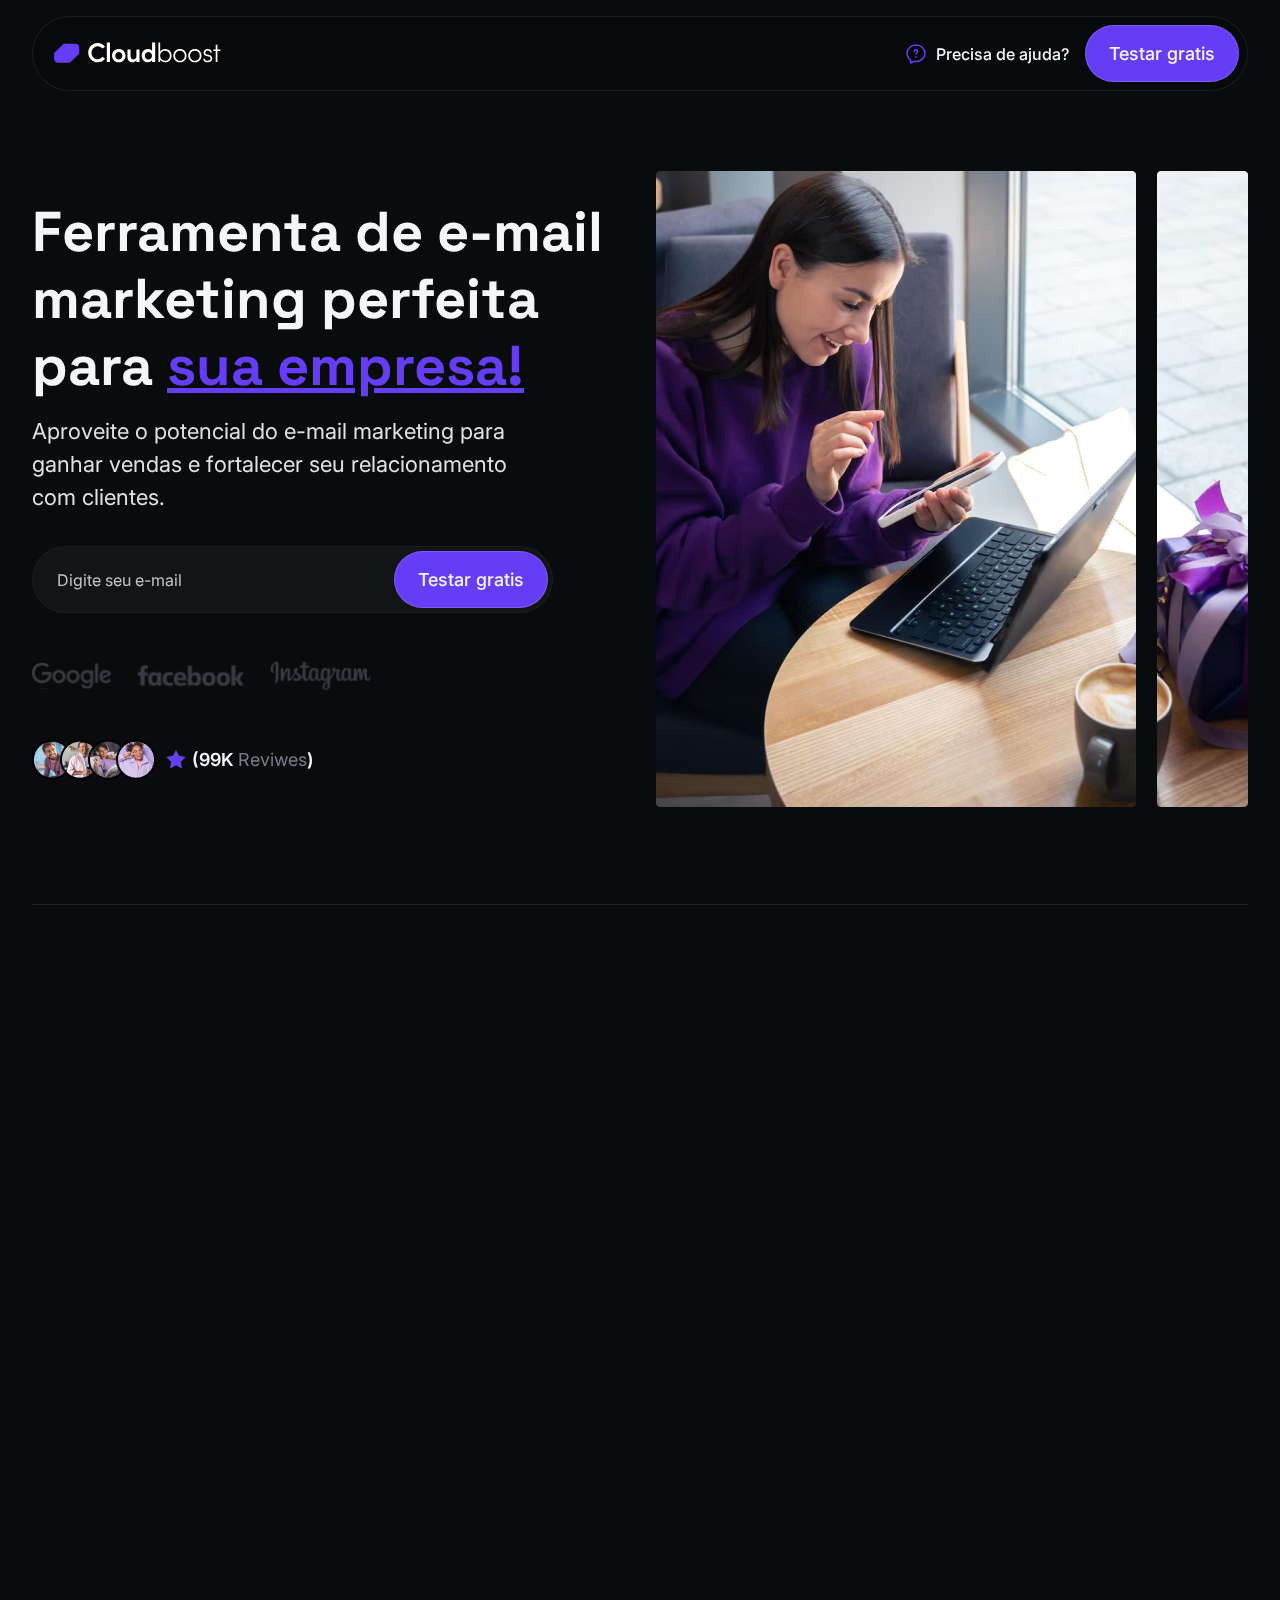
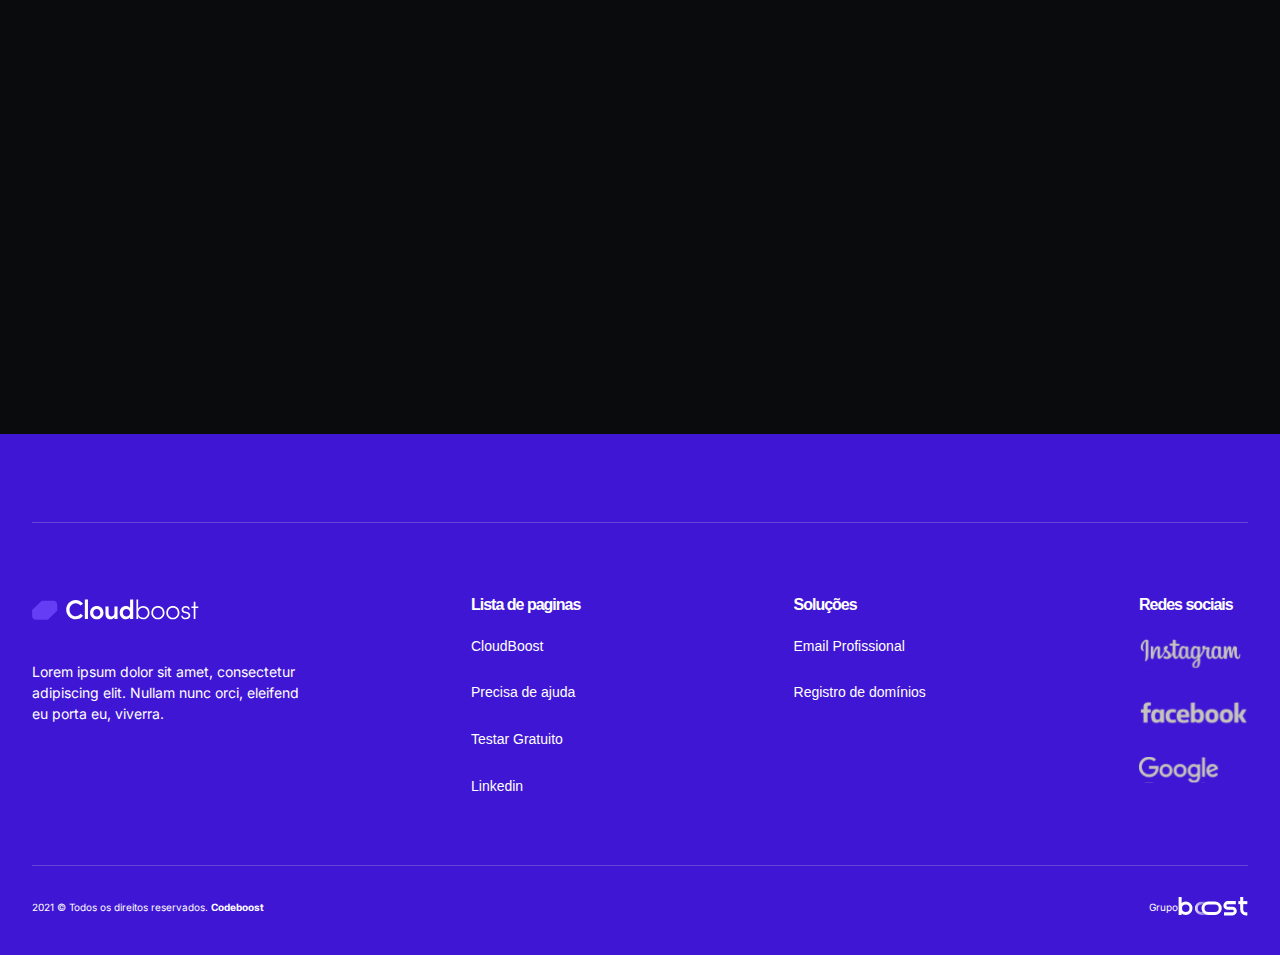
<file: index.html>
<!DOCTYPE html>
<html lang="pt-br">

<head>
  <link rel="preconnect" href="https://fonts.googleapis.com">
  <link rel="preconnect" href="https://fonts.gstatic.com" crossorigin>
  <link href="https://fonts.googleapis.com/css2?family=Inter:wght@400;500;600;700&family=Space+Grotesk:wght@600;700&display=swap"rel="stylesheet">
  <meta charset="UTF-8">
  <meta name="viewport" content="width=device-width, initial-scale=1.0">

  <link rel="shortcut icon" href="./favicon.png" type="Favicon" />
  <link href="https://unpkg.com/aos@2.3.1/dist/aos.css" rel="stylesheet">
  
  <link rel="stylesheet" href="/css/main.css">
  <!-- Primary Meta Tags -->
  <title>Cloudboost  — Luixz</title>
  <meta name="title" content="Cloudboost  — Luixz" />
  <meta name="description" content="ferramenta de e-mail! Explore uma solução inovadora para gerenciamento de e-mails" />

  <!-- Open Graph / Facebook -->
  <meta property="og:type" content="website" />
  <meta property="og:url" content="https://metatags.io/" />
  <meta property="og:title" content="Cloudboost  — Luixz" />
  <meta property="og:description" content="ferramenta de e-mail! Explore uma solução inovadora para gerenciamento de e-mails" />
  <meta property="og:image" content="https://cloudboostluiz.netlify.app/meta-tags.png" />

  <!-- Twitter -->
  <meta property="twitter:card" content="summary_large_image" />
  <meta property="twitter:url" content="https://metatags.io/" />
  <meta property="twitter:title" content="Cloudboost  — Luixz" />
  <meta property="twitter:description" content="ferramenta de e-mail! Explore uma solução inovadora para gerenciamento de e-mails" />
  <meta property="twitter:image" content="https://cloudboostluiz.netlify.app/meta-tags.png" />

  <!-- Meta Tags Generated with https://metatags.io -->
</head>

<body>
  <header data-aos="fade-up">
    <div class="container">
      <div class="content-header">
        <a href="/index.html" class="logo">
          <img src="img/logo.svg" alt="">
        </a>
        <div class="left-content">
          <a href="/html/Help.html">
            <img src="img/icon-help.svg" alt="Icon help">
            <span>Precisa de ajuda?</span>
          </a>
          <a href="/html/TestFree.html"><button class="btn-primary">Testar gratis</button></a>
        </div>
        <button class="btn-mobile">
          <img src="img/icon-hamburger.svg" alt="">
        </button>
      </div>
    </div>
  </header>

  <div class="menu-mob hidden-2">
    <div class="overlay-2"></div>
    <div class="menu-info">
      <img src="/img/close-menu.png" alt="" class="close-menu">
      <ul>
        <li><a href="/index.html">Home</a></li>
        <li><a href="/html/Help.html">Ajuda</a></li>
        <li><a href="/html/TestFree.html">Teste Gratuito</a></li>
      </ul>
      <button class="btn-primary">Contato</button>
    </div>
  </div>
  
  <section class="s-hero">
    <div class="container">
      <div class="hero-content">
        <div class="left" data-aos="fade-left">
          <h1>Ferramenta de e-mail marketing perfeita para <span>sua empresa!</span></h1>
          <p>Aproveite o potencial do e-mail marketing para ganhar vendas e fortalecer seu relacionamento com clientes.
          </p>
          <form class="form-email">
            <input type="email" placeholder="Digite seu e-mail">
            <button class="btn-primary" type="submit">Testar gratis</button>
          </form>

          <ul>
            <li><img src="img/google.svg" alt="Google"></li>
            <li><img src="img/facebook.svg" alt="Facebook"></li>
            <li><img src="img/instagram.svg" alt="Instagram"></li>
          </ul>

          <div class="review">
            <img src="img/users.png" alt="Users">
            <div>
              <img src="img/icon-star.svg" alt="Icone de estrela">
              <span>(99K <strong>Reviwes</strong>)</span>
            </div>
          </div>
        </div>
        <img src="img/main-image.png" data-aos="fade-right" alt="">
        <img src="img/main-image-mobile.png" data-aos="fade-up" class="img-mobile" alt="">
      </div>
    </div>
  </section>

  <section class="s-recursos">
    <div class="container">
      <div class="top" data-aos="fade-right">
        <h3>Conheça os recursos da ferramenta de e-mail marketing CloudBoost</h3>
        <p>Mais de 5.000 empresas que utilizam ✌️</p>
      </div>
      <div class="all" data-aos="fade-up">
        <div class="card-recurso">
          <div class="icon">
            <img src="img/icon-alcance-mais.svg" alt="Icon alcance mais">
          </div>
          <div class="text">
            <h6>Alcance mais</h6>
            <p>Aumente o tráfego do seu site e suas vendas utilizando o e-mail marketing.</p>
          </div>
        </div>
        <div class="card-recurso">
          <div class="icon">
            <img src="img/icon-gaste-menos.svg" alt="Icon gaste menos">
          </div>
          <div class="text">
            <h6>Gaste menos</h6>
            <p>Com a ferramenta você faz envios em massa, gastando menos de R$ 0,01 por mensagem!.</p>
          </div>
        </div>
        <div class="card-recurso">
          <div class="icon">
            <img src="img/icon-autonomia.svg" alt="Icon autonomia">
          </div>
          <div class="text">
            <h6>Autonomia e resultado</h6>
            <p>Crie listas de contatos, campanhas e ainda analise o resultado de cada envio.</p>
          </div>
        </div>
        <div class="card-recurso">
          <div class="icon">
            <img src="img/icon-template.svg" alt="Icon autonomia">
          </div>
          <div class="text">
            <h6>Templates Boost</h6>
            <p>Modelos prontos para cada tipo de e-mail: newsletter, lançamento, campanha de vendas e outros.</p>
          </div>
        </div>
      </div>
    </div>
  </section>

  <section class="s-marketing">
    <div class="container">
      <div class="box" data-aos="zoom-in">
        <h2>Alavanque com a Ferramenta de E-mail Marketing Perfeita!</h2>
        <p>Aumente as conversões, nutra relacionamentos e alcance o sucesso. Experimente agora mesmo!</p>
        <a href="#" class="btn-primary">Testar gratis</a>
      </div>
    </div>
  </section>

  <footer>
    <div class="container">
        <main>
            <div class="area-left">
                <img src="/img/logo.svg" alt="">
                <p>Lorem ipsum dolor sit amet, consectetur adipiscing elit. Nullam nunc orci, eleifend eu porta eu, viverra.</p>
            </div>
            <nav>
               <div class="item">
                <h6>Lista de paginas</h6>
                <ul>
                    <li>
                        <a href="">CloudBoost</a>
                    </li>
                    <li>
                        <a href="">Precisa de ajuda</a>
                    </li>
                    <li>
                        <a href="">Testar Gratuito</a>
                    </li>
                    <li>
                        <a href="">Linkedin</a>
                    </li>
                </ul>
               </div>
               <div class="item">
                <h6>Soluções</h6>
                <ul>
                    <li>
                        <a href="">Email Profissional</a>
                    </li>
                    <li>
                        <a href="">Registro de domínios</a>
                    </li>
                </ul>
               </div> 
               <div class="item">
                <h6>Redes sociais</h6>
                <ul>
                    <li>
                        <a href="https://www.instagram.com/luizantonio.souza_/">
                            <img src="/img/instagram.svg" alt="">
                        </a>
                    </li>
                    <li>
                        <a href="https://www.linkedin.com/in/luiz-antonio-souza-5000a226b/">
                            <img src="img/facebook.svg" alt="">
                        </a>
                    </li>
                    <li>
                        <a href="https://www.youtube.com/watch?v=RiNpT0c1lrA">
                            <img src="/img/google.svg" alt="">
                        </a>
                    </li>
                </ul>
               </div> 
            </nav>
        </main>
        <div class="copy">
            <p>2021 © Todos os direitos reservados. <strong>Codeboost</strong></p>
            <div class="group">
                <span>Grupo</span>
                <img src="/img/boost.svg" alt="">
            </div>
        </div>
    </div>
  </footer>

  <script src="/js/script.js"></script>
  <script src="https://unpkg.com/aos@2.3.1/dist/aos.js"></script>

  <script>
    AOS.init({
      duration: 1000
    });
  </script>

</body>

</html>
</file>
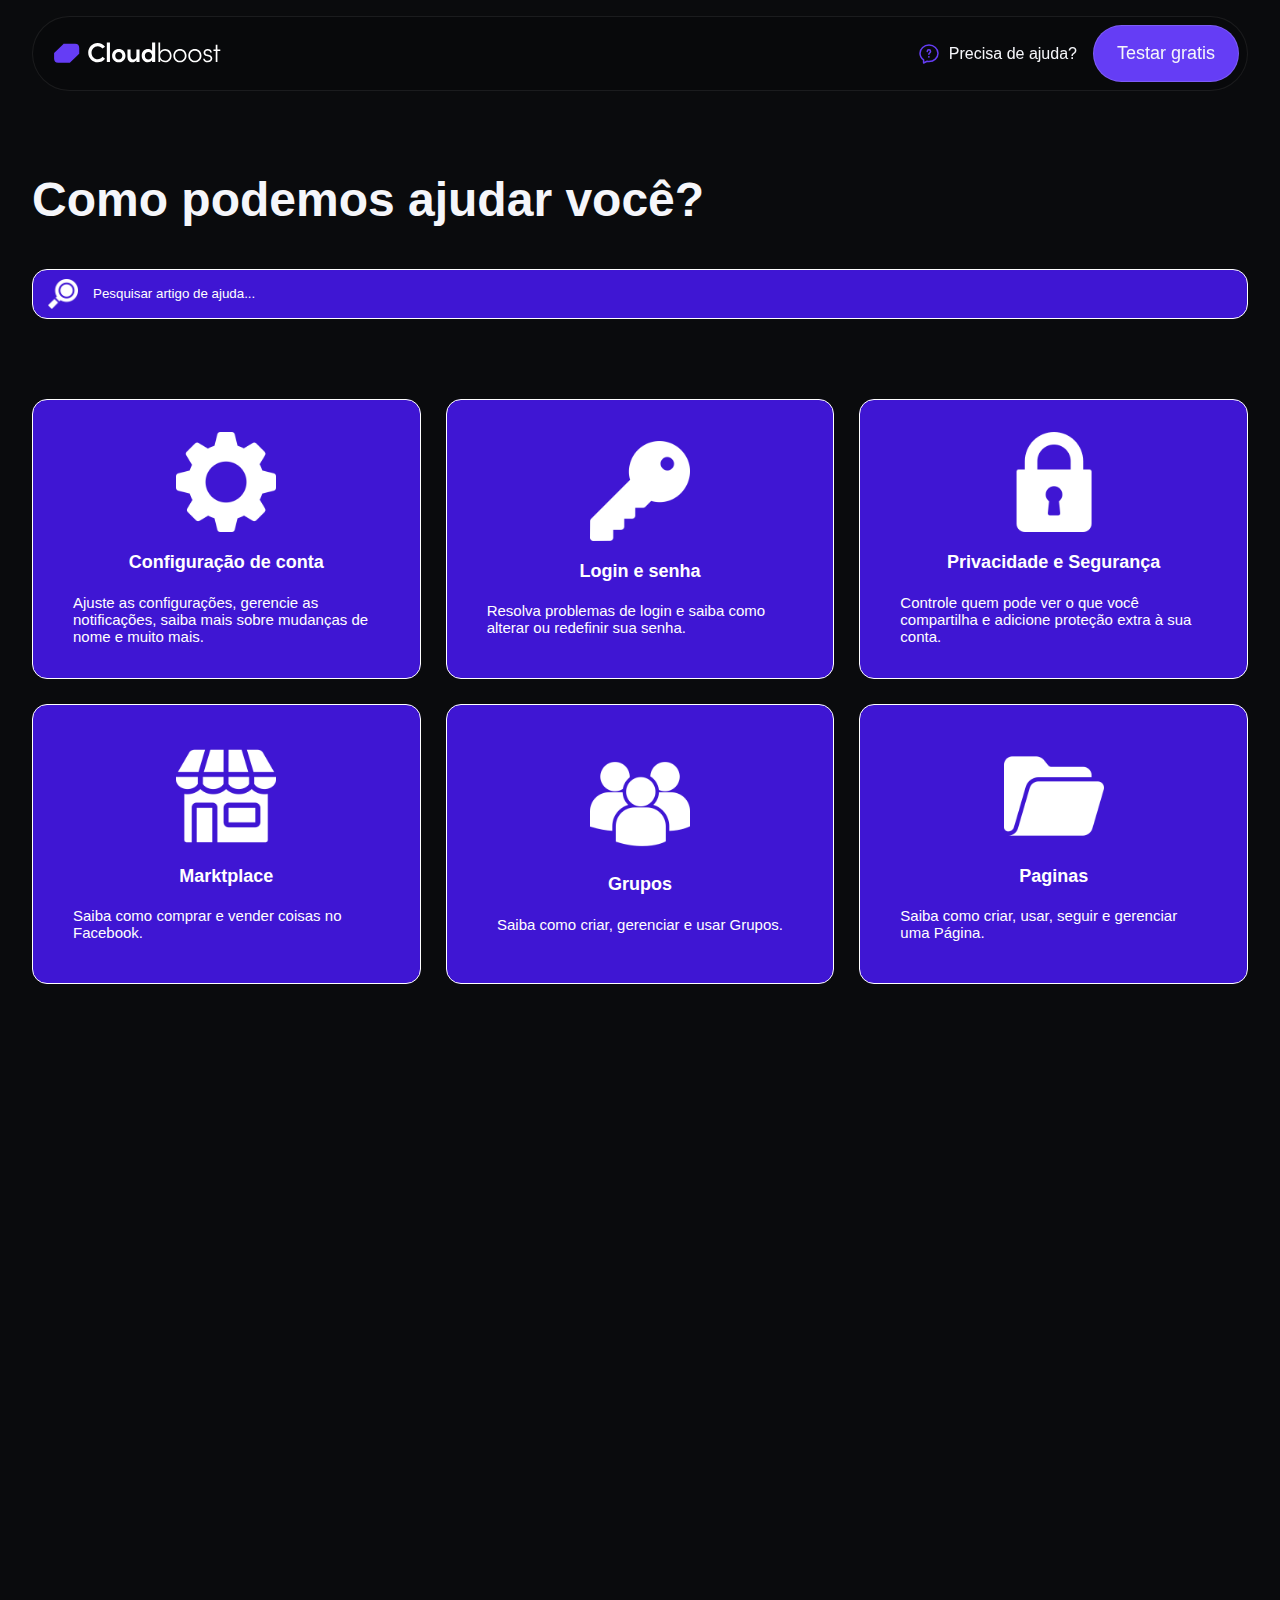
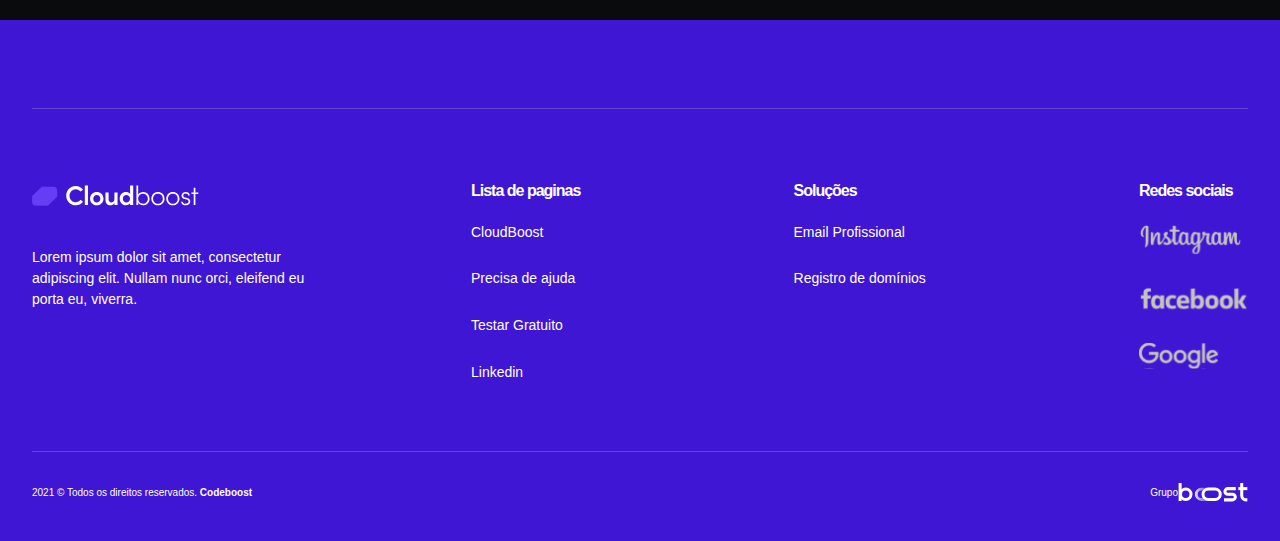
<file: html/Help.html>
<!DOCTYPE html>
<html lang="pt-br">
<head>
    <meta charset="UTF-8">
    <meta name="viewport" content="width=device-width, initial-scale=1.0">
    <link rel="shortcut icon" href="/favicon.png" type="Favicon" />
    <link href="https://unpkg.com/aos@2.3.1/dist/aos.css" rel="stylesheet">
    <link rel="stylesheet" href="/css/main.css">
    <title>Ajuda | Luixz</title>
</head>
<body>
  <header data-aos="fade-up">
    <div class="container">
      <div class="content-header">
        <a href="/index.html" class="logo">
          <img src="/img/logo.svg" alt="">
        </a>
        <div class="left-content">
          <a href="/html/Help.html">
            <img src="/img/icon-help.svg" alt="Icon help">
            <span>Precisa de ajuda?</span>
          </a>
          <a href="/html/TestFree.html"><button class="btn-primary">Testar gratis</button></a>
        </div>
        <button class="btn-mobile">
          <img src="/img/icon-hamburger.svg" alt="">
        </button>
      </div>
    </div>
  </header>

  <div class="menu-mob hidden-2">
    <div class="overlay-2"></div>
    <div class="menu-info">
      <img src="/img/close-menu.png" alt="" class="close-menu">
      <ul>
        <li><a href="/index.html">Home</a></li>
        <li><a href="/html/Help.html">Ajuda</a></li>
        <li><a href="/html/TestFree.html">Teste Gratuito</a></li>
      </ul>
      <button class="btn-primary">Contato</button>
    </div>
  </div>

    <section class="S-Help">
      <div class="container">
        <div class="Help">
          <h2>Como podemos ajudar você?</h2>
          <div class="search">
            <img src="/img/icon-search.png" alt="">
            <input type="text" placeholder="Pesquisar artigo de ajuda...">
          </div>
          <ul class="Topicos">
            <li>
              <img src="/img/Icon-Config.png" alt="">
              <h4>Configuração de conta</h4>
              <p>Ajuste as configurações, gerencie as notificações, saiba mais sobre mudanças de nome e muito mais.</p>
            </li>
            <li>
              <img src="/img/Icon-chaves.png" alt="">
              <h4>Login e senha</h4>
              <p>Resolva problemas de login e saiba como alterar ou redefinir sua senha.</p>
            </li>
            <li>
              <img src="/img/Icon-Cadeado.png" alt="">
              <h4>Privacidade e Segurança</h4>
              <p>Controle quem pode ver o que você compartilha e adicione proteção extra à sua conta.</p>
            </li>
            <li>
              <img src="/img/Icon-store.png" alt="">
              <h4>Marktplace</h4>
              <p>Saiba como comprar e vender coisas no Facebook.</p>
            </li>
            <li>
              <img src="/img/Icon-Group.png" alt="">
              <h4>Grupos</h4>
              <p>Saiba como criar, gerenciar e usar Grupos.</p>
            </li>
            <li>
              <img src="/img/Incon-File.png" alt="">
              <h4>Paginas</h4>
              <p>Saiba como criar, usar, seguir e gerenciar uma Página.</p>
            </li>
          </ul>
        </div>
      </div>
    </section>

    <section class="s-marketing">
      <div class="container">
        <div class="box" data-aos="zoom-in">
          <h2>Alavanque com a Ferramenta de E-mail Marketing Perfeita!</h2>
          <p>Aumente as conversões, nutra relacionamentos e alcance o sucesso. Experimente agora mesmo!</p>
          <a href="#" class="btn-primary">Testar gratis</a>
        </div>
      </div>
    </section>
  
    <footer>
      <div class="container">
          <main>
              <div class="area-left">
                  <img src="/img/logo.svg" alt="">
                  <p>Lorem ipsum dolor sit amet, consectetur adipiscing elit. Nullam nunc orci, eleifend eu porta eu, viverra.</p>
              </div>
              <nav>
                 <div class="item">
                  <h6>Lista de paginas</h6>
                  <ul>
                      <li>
                          <a href="">CloudBoost</a>
                      </li>
                      <li>
                          <a href="">Precisa de ajuda</a>
                      </li>
                      <li>
                          <a href="">Testar Gratuito</a>
                      </li>
                      <li>
                          <a href="">Linkedin</a>
                      </li>
                  </ul>
                 </div>
                 <div class="item">
                  <h6>Soluções</h6>
                  <ul>
                      <li>
                          <a href="">Email Profissional</a>
                      </li>
                      <li>
                          <a href="">Registro de domínios</a>
                      </li>
                  </ul>
                 </div> 
                 <div class="item">
                  <h6>Redes sociais</h6>
                  <ul>
                      <li>
                          <a href="https://www.instagram.com/luizantonio.souza_/">
                              <img src="/img/instagram.svg" alt="">
                          </a>
                      </li>
                      <li>
                          <a href="https://www.linkedin.com/in/luiz-antonio-souza-5000a226b/">
                              <img src="/img/facebook.svg" alt="">
                          </a>
                      </li>
                      <li>
                          <a href="https://www.youtube.com/watch?v=RiNpT0c1lrA">
                              <img src="/img/google.svg" alt="">
                          </a>
                      </li>
                  </ul>
                 </div> 
              </nav>
          </main>
          <div class="copy">
              <p>2021 © Todos os direitos reservados. <strong>Codeboost</strong></p>
              <div class="group">
                  <span>Grupo</span>
                  <img src="/img/boost.svg" alt="">
              </div>
          </div>
      </div>
    </footer>

    <script src="/js/script.js"></script>
  <script src="https://unpkg.com/aos@2.3.1/dist/aos.js"></script>

  <script>
    AOS.init({
      duration: 1000
    });
  </script>
    
</body>
</html>
</file>
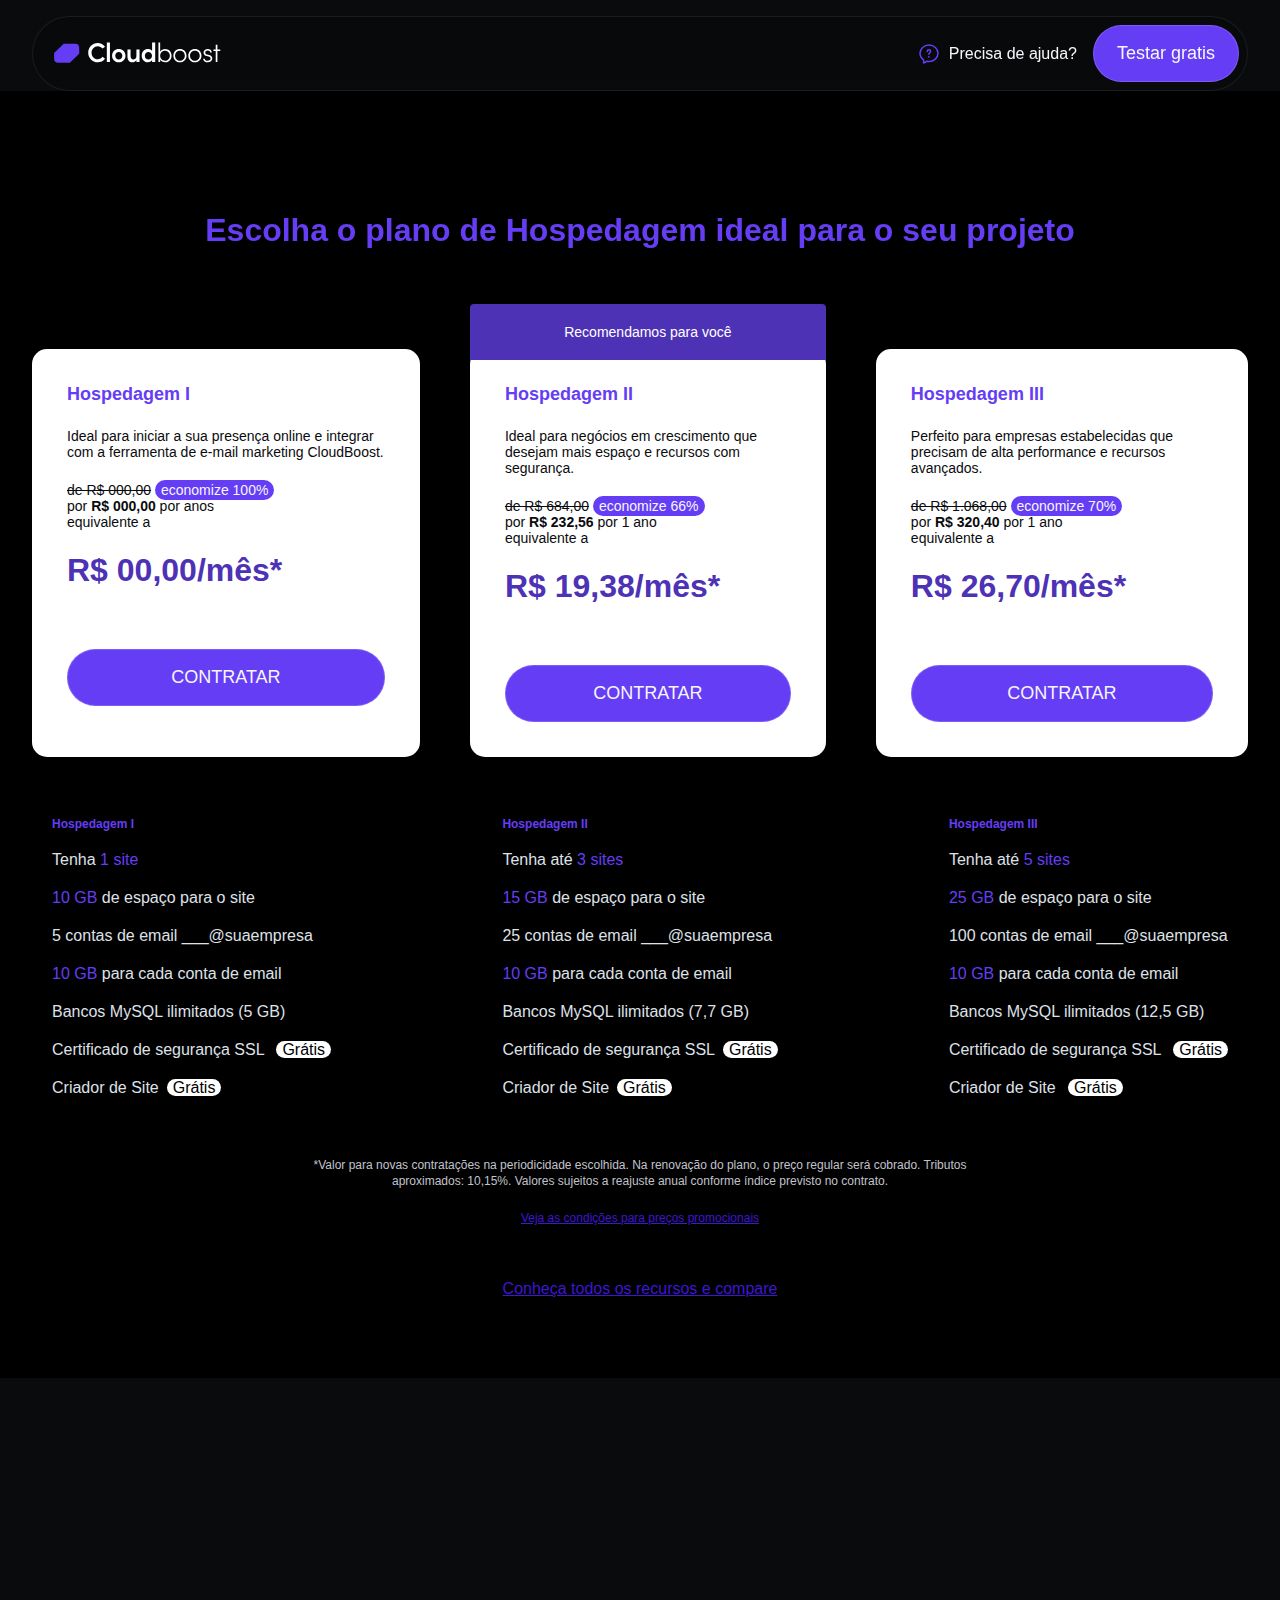
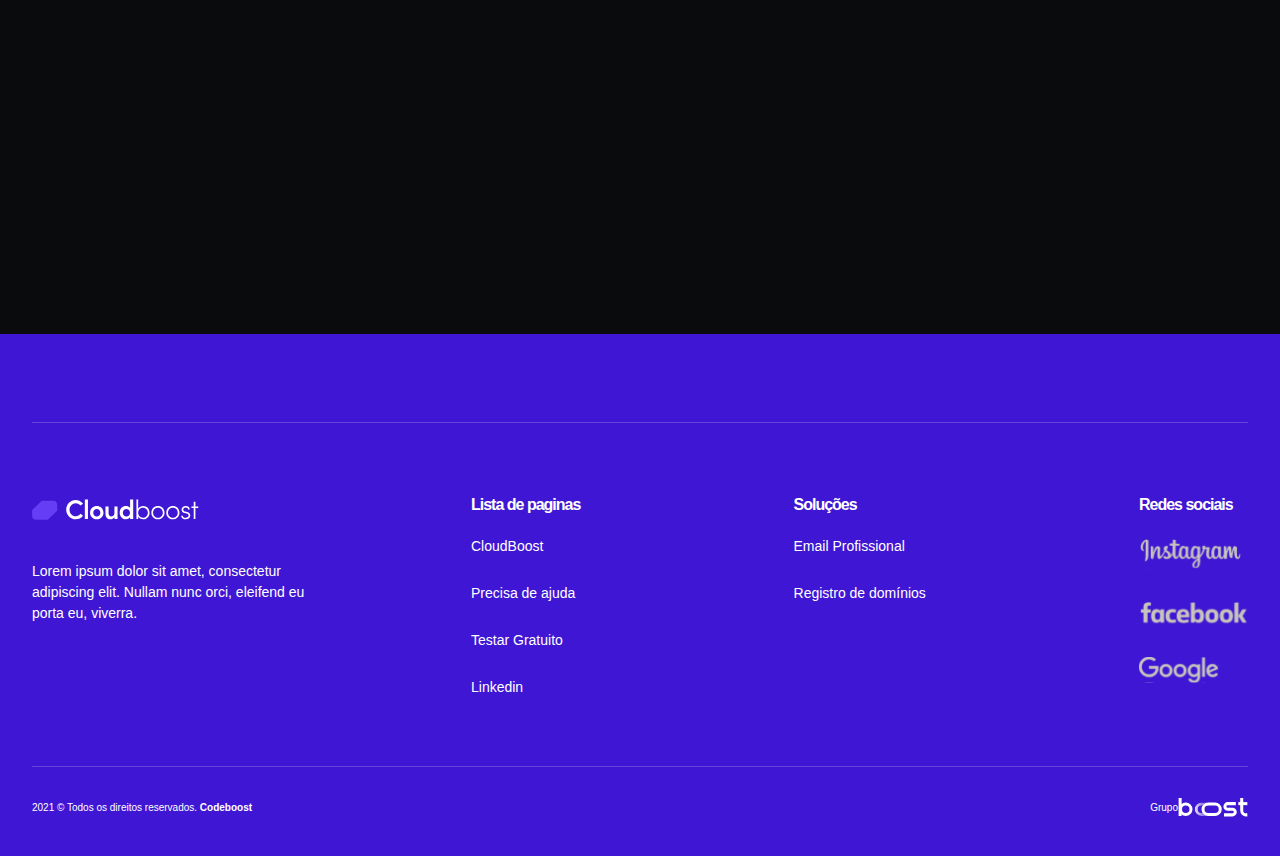
<file: html/TestFree.html>
<!DOCTYPE html>
<html lang="pt-br">
<head>
    <meta charset="UTF-8">
    <meta name="viewport" content="width=device-width, initial-scale=1.0">
    <link rel="shortcut icon" href="/favicon.png" type="Favicon" />
    <link href="https://unpkg.com/aos@2.3.1/dist/aos.css" rel="stylesheet">
    <link rel="stylesheet" href="/css/main.css">
    
    <title>Teste Gratuito | Luixz</title>
</head>
<body>
  <header data-aos="fade-up">
    <div class="container">
      <div class="content-header">
        <a href="/index.html" class="logo">
          <img src="/img/logo.svg" alt="">
        </a>
        <div class="left-content">
          <a href="/html/Help.html">
            <img src="/img/icon-help.svg" alt="Icon help">
            <span>Precisa de ajuda?</span>
          </a>
          <a href="/html/TestFree.html"><button class="btn-primary">Testar gratis</button></a>
        </div>
        <button class="btn-mobile">
          <img src="/img/icon-hamburger.svg" alt="">
        </button>
      </div>
    </div>
  </header>

  <div class="menu-mob hidden-2">
    <div class="overlay-2"></div>
    <div class="menu-info">
      <img src="/img/close-menu.png" alt="" class="close-menu">
      <ul>
        <li><a href="/index.html">Home</a></li>
        <li><a href="/html/Help.html">Ajuda</a></li>
        <li><a href="/html/TestFree.html">Teste Gratuito</a></li>
      </ul>
      <button class="btn-primary">Contato</button>
    </div>
  </div>

      <section class="perfect-plan">
        <div class="container">
            <div class="all-plan">
                <h1  data-aos="flip-down">Escolha o plano de Hospedagem ideal para o seu projeto</h1>
            <ul class="option">
                <li data-aos="fade-up"
                data-aos-duration="3000" data-aos-easing="ease">
                    <h4>Hospedagem I</h4><br><br>
                    <p>Ideal para iniciar a sua presença online e integrar com a ferramenta de e-mail marketing CloudBoost.</p><br><br>
                    <p><span>de R$ 000,00</span> <span class="purple-border">economize 100%</span><br>
                        por <strong>R$ 000,00</strong> por anos<br>
                        equivalente a</p><br><br>
                    <span class="preco">R$ 00,00/mês*</span>
                    <button>CONTRATAR</button>
                </li>
                <li data-aos="fade-up"
                data-aos-duration="3000"data-aos-easing="ease">
                    <div class="purplpe-div">
                        <p>Recomendamos para você</p>
                    </div>
                    <h4>Hospedagem II</h4><br><br>
                    <p>Ideal para negócios em crescimento que desejam mais espaço e recursos com segurança.</p><br><br>
                    <p><span>de R$ 684,00</span> <span class="purple-border">economize 66%</span><br>
                        por <strong>R$ 232,56</strong> por 1 ano<br>
                        equivalente a</p><br><br>
                    <span class="preco">R$ 19,38/mês*</span>
                    <button>CONTRATAR</button>
                </li>
                <li data-aos="fade-up"
                data-aos-duration="3000"data-aos-easing="ease">
                    <h4>Hospedagem III</h4><br><br>
                    <p>Perfeito para empresas estabelecidas que precisam de alta performance e recursos avançados.</p><br><br>
                    <p><span>de R$ 1.068,00</span> <span class="purple-border">economize 70%</span><br>
                        por <strong>R$ 320,40 </strong> por 1 ano<br>
                        equivalente a</p><br><br>
                    <span class="preco">R$ 26,70/mês*</span>
                    <button>CONTRATAR</button>
                </li>
            </ul>
            <ul class="option-more">
                <li>
                    <h3>Hospedagem I</h3>
                    <p>Tenha <span class="strong">1 site</span></p>
                    <p><span class="strong">10 GB</span> de espaço para o site</p>
                    <p>5 contas de email ___@suaempresa</p>
                    <p><span class="strong">10 GB</span> para cada conta de email</p>
                    <p>Bancos MySQL ilimitados (5 GB)</p>
                    <p>Certificado de segurança SSL <span class="free">Grátis</span></p>
                    <p>Criador de Site<span class="free">Grátis</span> </p>
                </li>
                <li>
                    <h3>Hospedagem II</h3>
                    <p>Tenha até <span class="strong">3 sites</span></p>
                    <p><span class="strong">15 GB</span> de espaço para o site</p>
                    <p>25 contas de email ___@suaempresa</p>
                    <p><span class="strong">10 GB</span> para cada conta de email</p>
                    <p>Bancos MySQL ilimitados (7,7 GB)</p>
                    <p>Certificado de segurança SSL<span class="free">Grátis</span></p>
                    <p>Criador de Site<span class="free">Grátis</span> </p>
                </li>
                <li>
                    <h3>Hospedagem III</h3>
                    <p>Tenha até <span class="strong">5 sites</span></p>
                    <p><span class="strong">25 GB</span> de espaço para o site</p>
                    <p>100 contas de email ___@suaempresa</p>
                    <p><span class="strong">10 GB</span> para cada conta de email</p>
                    <p>Bancos MySQL ilimitados (12,5 GB)</p>
                    <p>Certificado de segurança SSL <span class="free">Grátis</span></p>
                    <p>Criador de Site <span class="free">Grátis</span></p>
                </li>
            </ul>
            <p class="text-info">*Valor para novas contratações na periodicidade escolhida. Na renovação do plano, o preço regular será cobrado. Tributos aproximados: 10,15%. Valores sujeitos a reajuste anual conforme índice previsto no contrato.</p><br><br>
            <span class="link-orange">Veja as condições para preços promocionais</span><br><br><br><br><br><br>
            <a href="" class="link-orange-a">Conheça todos os recursos e compare</a>
            </div>
        </div>
    </section>

    <section class="s-marketing">
      <div class="container">
        <div class="box" data-aos="zoom-in">
          <h2>Alavanque com a Ferramenta de E-mail Marketing Perfeita!</h2>
          <p>Aumente as conversões, nutra relacionamentos e alcance o sucesso. Experimente agora mesmo!</p>
          <a href="#" class="btn-primary">Testar gratis</a>
        </div>
      </div>
    </section>
  
    <footer>
      <div class="container">
          <main>
              <div class="area-left">
                  <img src="/img/logo.svg" alt="">
                  <p>Lorem ipsum dolor sit amet, consectetur adipiscing elit. Nullam nunc orci, eleifend eu porta eu, viverra.</p>
              </div>
              <nav>
                 <div class="item">
                  <h6>Lista de paginas</h6>
                  <ul>
                      <li>
                          <a href="">CloudBoost</a>
                      </li>
                      <li>
                          <a href="">Precisa de ajuda</a>
                      </li>
                      <li>
                          <a href="">Testar Gratuito</a>
                      </li>
                      <li>
                          <a href="">Linkedin</a>
                      </li>
                  </ul>
                 </div>
                 <div class="item">
                  <h6>Soluções</h6>
                  <ul>
                      <li>
                          <a href="">Email Profissional</a>
                      </li>
                      <li>
                          <a href="">Registro de domínios</a>
                      </li>
                  </ul>
                 </div> 
                 <div class="item">
                  <h6>Redes sociais</h6>
                  <ul>
                      <li>
                          <a href="https://www.instagram.com/luizantonio.souza_/">
                              <img src="/img/instagram.svg" alt="">
                          </a>
                      </li>
                      <li>
                          <a href="https://www.linkedin.com/in/luiz-antonio-souza-5000a226b/">
                              <img src="/img/facebook.svg" alt="">
                          </a>
                      </li>
                      <li>
                          <a href="https://www.youtube.com/watch?v=RiNpT0c1lrA">
                              <img src="/img/google.svg" alt="">
                          </a>
                      </li>
                  </ul>
                 </div> 
              </nav>
          </main>
          <div class="copy">
              <p>2021 © Todos os direitos reservados. <strong>Codeboost</strong></p>
              <div class="group">
                  <span>Grupo</span>
                  <img src="/img/boost.svg" alt="">
              </div>
          </div>
      </div>
    </footer>

    <script src="/js/script.js"></script>
  <script src="https://unpkg.com/aos@2.3.1/dist/aos.js"></script>

  <script>
    AOS.init({
      duration: 1000
    });
  </script>

</body>
</html>
</file>
<file: css/main.css>
*{margin:0;padding:0;box-sizing:border-box;-webkit-font-smoothing:antialiased;font-family:'Inter', sans-serif;color:#ffffff}html{background-color:#0A0B0D}img{max-width:100%;display:block}a{display:block;text-decoration:none}button{all:unset;cursor:pointer}ul{list-style:none}html{font-size:62.5%}.container{width:100%;max-width:124.6rem;padding:0 1.5rem;margin:0 auto}h1,h2,h3,h4,h5{color:#F5F6FA;font-family:'Space Grotesk', sans-serif;font-weight:700;line-height:120%}h1{font-size:6.4rem}h2{font-size:4.8rem}h3{font-size:4rem}h4{font-size:3.2rem}h5{font-size:2.8rem}.btn-primary{border-radius:100px;border:1px solid rgba(255,255,255,0.16);background:#653DF5;display:inline-block;padding:1.4rem 2.3rem;color:#F5F6FA;font-size:1.8rem;font-weight:500;line-height:150%;transition:background-color .3s ease}.btn-primary:hover{background-color:#4E32B5}.form-email{border-radius:100px;border:1px solid rgba(255,255,255,0.04);background:rgba(255,255,255,0.04);padding:4px 4px 4px 2.4rem;display:flex;align-items:center;width:100%;max-width:52.1rem;gap:1.6rem}.form-email input{all:unset;flex:1;color:#F5F6FA;font-size:1.6rem;line-height:150%}.form-email input::placeholder{color:#C0C3CC}@media (max-width: 991px){.form-email{margin:0 auto}.form-email input{text-align:left}}@media (max-width: 560px){.form-email{justify-content:space-between}.form-email input{max-width:15rem}.form-email .btn-primary{padding:1.2rem 2rem;font-size:1.6rem}}.card-recurso{width:100%;max-width:26.5rem}.card-recurso .icon{width:4.8rem;height:4.8rem;display:flex;align-items:center;justify-content:center;border-radius:4px;border:1px solid rgba(255,255,255,0.03);background:rgba(255,255,255,0.03);margin-bottom:1.6rem}.card-recurso .text h6{color:#F5F6FA;font-size:1.8rem;font-weight:700;line-height:120%;margin-bottom:1.6rem}.card-recurso .text p{color:#787C87;font-size:1.6rem;line-height:150%}@media (max-width: 1200px){.card-recurso{max-width:100%}.card-recurso .icon{margin:0 auto;margin-bottom:2rem}.card-recurso .text{text-align:center}}.review{display:flex;align-items:center;gap:8px}.review>div{display:flex;align-items:center;gap:4px}.review>div span{color:#F5F6FA;font-size:1.8rem;font-weight:600;line-height:150%}.review>div span strong{font-weight:400;color:#787C87}@media (max-width: 991px){.review{justify-content:center}}footer{background-color:#3f16d3;padding-top:8.8rem;padding-bottom:3.9rem}footer main{display:flex;align-items:flex-start;justify-content:space-between;border-bottom:1px solid rgba(255,255,255,0.2);border-top:1px solid rgba(255,255,255,0.2);padding-top:7.2rem;padding-bottom:7.2rem}footer main .area-left{max-width:28.1rem}footer main .area-left p{font-size:1.4rem;line-height:150%;color:#fff;margin-top:3.5rem}footer main nav{display:flex;align-items:flex-start;justify-content:space-between;width:100%;max-width:77.7rem}footer main nav .item h6{font-size:1.6rem;font-family:'Sora', sans-serif;font-weight:600;line-height:125%;letter-spacing:-1px;color:#fff;margin-bottom:2.4rem}footer main nav .item ul li{margin-bottom:3.2rem}footer main nav .item ul li:last-child{margin-bottom:0}footer main nav .item ul li a{font-family:'Sora', sans-serif;font-size:1.4rem;line-height:105%;color:#fff;display:flex;align-items:center;transition:all .3s ease}footer main nav .item ul li a:hover{color:#2C1B6A}footer main nav .item ul li a img{filter:invert(1)}footer main nav .item ul li a span{margin-left:0.8rem}footer .copy{display:flex;align-items:center;justify-content:space-between;padding-top:3.1rem}footer .copy p{color:#fff}footer .copy .group{display:flex;align-items:center}footer .copy .group span{color:#fff}@media (max-width: 991px){footer .relative .novidades{text-align:center;flex-direction:column;padding:3rem 1rem}footer .relative .novidades .left-nov{width:100%;max-width:100%;margin-bottom:3rem}footer .relative .novidades .right-nov{width:100%;max-width:100%}}@media (max-width: 600px){footer main{text-align:center;display:block}footer main .area-left{max-width:100%;margin-bottom:4rem;text-align:center}footer main nav{text-align:center;flex-direction:column}footer main nav .item{width:100%;margin-bottom:4rem}footer main nav .item ul{width:100%;display:flex;flex-direction:column}footer main nav .item ul li{text-align:center;margin:2rem auto}footer main nav .item ul li a{margin:0 auto}}@media (max-width: 560px){footer .container .relative .novidades .right-nov form input{padding:20px 120px 20px 30px}}header{position:sticky;top:1.6rem;margin-top:1.6rem;z-index:2023}header .content-header{border-radius:100px;border:1px solid rgba(255,255,255,0.08);background:rgba(0,0,0,0.149);backdrop-filter:blur(3.5px);display:flex;align-items:center;justify-content:space-between;padding:0.8rem 0.8rem 0.8rem 2.1rem}header .content-header .left-content{display:flex;align-items:center;gap:1.6rem}header .content-header .left-content a{display:flex;align-items:center;gap:0.8rem}header .content-header .left-content a span{color:#F5F6FA;font-size:1.6rem;font-weight:500;line-height:150%;transition:color .3s ease}header .content-header .left-content a:hover span{color:#653DF5}header .content-header .btn-mobile{display:none}@media (max-width: 560px){header .content-header{padding:2rem 2.5rem}header .content-header .logo{max-width:13.5rem}header .content-header .left-content{display:none}header .content-header .btn-mobile{display:block}}.menu-mob{overflow:hidden;position:fixed;top:0;left:0;width:100vw;height:100vh;z-index:2024;display:flex;display:none;justify-content:flex-end}.menu-mob .overlay-2{position:fixed;top:0;left:0;width:100%;height:100%;z-index:0;background-color:rgba(30,30,30,0.7)}.menu-mob .menu-info{border:1px solid #fff;position:relative;z-index:1;background-color:#000000;width:75%;height:100%;padding:8rem 4rem;display:flex;flex-direction:column;justify-content:space-between}.menu-mob .menu-info .close-menu{filter:invert(1);position:absolute;right:4rem;top:4rem;max-width:25px}.menu-mob .menu-info ul{display:flex;flex-direction:column}.menu-mob .menu-info ul li{margin-bottom:2.3rem;padding-bottom:2rem;border-bottom:1px solid #fff}.menu-mob .menu-info ul li a{font-size:1.8rem;color:#fff;width:100%;height:100%}.s-hero{padding-top:8rem}.s-hero .hero-content{display:flex;align-items:center;justify-content:space-between;border-bottom:1px solid rgba(255,255,255,0.1);padding-bottom:9.7rem}.s-hero .hero-content .left{flex:1;max-width:60rem}.s-hero .hero-content .left h1{font-size:5.6rem;margin-bottom:1.6rem}.s-hero .hero-content .left h1 span{color:#653DF5;text-decoration:underline;font-family:'Space Grotesk', sans-serif}.s-hero .hero-content .left p{max-width:49.1rem;color:#DFE1E8;font-size:2.2rem;line-height:150%;margin-bottom:3.2rem}.s-hero .hero-content .left ul{width:100%;max-width:33.9rem;display:flex;align-items:center;justify-content:space-between;margin:4.8rem 0}.s-hero .hero-content .img-mobile{display:none}@media (max-width: 1200px){.s-hero{padding-top:5rem}.s-hero .hero-content{padding-bottom:5rem}.s-hero .hero-content .left{max-width:55rem}.s-hero .hero-content .left h1{font-size:5rem}.s-hero .hero-content .left p{font-size:2rem}.s-hero .hero-content>img{max-width:53rem}}@media (max-width: 991px){.s-hero .hero-content{flex-direction:column;gap:4rem}.s-hero .hero-content .left{max-width:100%;text-align:center}.s-hero .hero-content .left p{margin:0 auto;margin-bottom:3rem}.s-hero .hero-content .left ul{margin:4rem auto}}@media (max-width: 560px){.s-hero{padding-top:7.2rem}.s-hero .hero-content .left h1{font-size:4rem}.s-hero .hero-content .left h1 span{display:block}.s-hero .hero-content .left p{font-size:1.6rem}.s-hero .hero-content>img{display:none;max-width:100%}.s-hero .hero-content>img.img-mobile{display:block}}.s-recursos{padding-top:11.1rem}.s-recursos .top{display:flex;align-items:center;justify-content:space-between;margin-bottom:8rem}.s-recursos .top h3{max-width:69.5rem}.s-recursos .top p{color:var(#DFE1E8);font-size:1.6rem;line-height:150%}.s-recursos .all{display:flex;align-items:flex-start;justify-content:space-between;border-bottom:1px solid rgba(255,255,255,0.1);padding-bottom:11.1rem}@media (max-width: 1200px){.s-recursos{padding-top:5rem}.s-recursos .all{display:grid;grid-template-columns:1fr 1fr;gap:3rem}}@media (max-width: 991px){.s-recursos .top{flex-direction:column;gap:3rem;margin-bottom:5rem}.s-recursos .top h3{text-align:center}.s-recursos .all{padding-bottom:5rem}}@media (max-width: 560px){.s-recursos{padding-top:4rem}.s-recursos .top{margin-bottom:3rem}.s-recursos .top h3{font-size:2.8rem}.s-recursos .all{grid-template-columns:1fr;gap:6.4rem}}.s-marketing{padding-top:9.6rem}.s-marketing .box{border:1px solid #fff;position:relative;width:100%;height:46rem;background:url("../img/bg-box.svg") no-repeat center center;display:flex;flex-direction:column;align-items:center;justify-content:center;border-radius:10px;bottom:-40px}.s-marketing .box h2{text-align:center;font-size:5.6rem;max-width:78.6rem;margin-bottom:8px}.s-marketing .box p{color:#DFE1E8;text-align:center;font-size:2rem;line-height:150%;max-width:50.1rem;margin-bottom:3.2rem}@media (max-width: 991px){.s-marketing .box{padding-left:2rem;padding-right:2rem}}@media (max-width: 560px){.s-marketing{padding-top:4rem;padding-bottom:4rem}.s-marketing .box{height:auto;background-size:cover;padding:4rem 1.5rem}.s-marketing .box h2{font-size:2.9rem}.s-marketing .box p{font-size:1.8rem}}.perfect-plan{background-color:#000;padding:12rem 0 8rem 0}.perfect-plan .container .all-plan{text-align:center}.perfect-plan .container .all-plan h1{text-align:center;font-size:3.2rem;color:#653DF5;margin-bottom:10rem}.perfect-plan .container .all-plan .option{text-align:left;display:flex;justify-content:space-between}.perfect-plan .container .all-plan .option li{border-radius:15px;display:flex;flex-direction:column;position:relative;background-color:#fff;padding:3.5rem}.perfect-plan .container .all-plan .option li:not(:last-child){margin-right:5rem}.perfect-plan .container .all-plan .option li .purplpe-div{text-align:center;width:100%;position:absolute;top:-45px;left:0;background-color:#4E32B5;padding:2rem;border-radius:4px 4px 0 0}.perfect-plan .container .all-plan .option li .purplpe-div p{color:#fff;font-size:1.4rem}.perfect-plan .container .all-plan .option li h4{font-size:1.8rem;color:#653DF5}.perfect-plan .container .all-plan .option li p{font-size:1.4rem;color:#0A0B0D}.perfect-plan .container .all-plan .option li p span{color:#0A0B0D;text-decoration:line-through}.perfect-plan .container .all-plan .option li p .purple-border{text-decoration:none;padding:2px 6px;background-color:#653DF5;color:#F5F6FA;border-radius:16px}.perfect-plan .container .all-plan .option li p strong{color:#0A0B0D}.perfect-plan .container .all-plan .option li .preco{font-weight:900;font-size:3.2rem;color:#4E32B5}.perfect-plan .container .all-plan .option li button{margin-top:6rem;text-align:center;border-radius:100px;border:1px solid rgba(255,255,255,0.16);background:#653DF5;display:inline-block;padding:1.4rem 2.3rem;color:#F5F6FA;font-size:1.8rem;font-weight:500;line-height:150%;transition:background-color .3s ease}.perfect-plan .container .all-plan .option-more{text-align:left;margin-top:4rem;margin-bottom:4rem;display:flex;justify-content:space-between}.perfect-plan .container .all-plan .option-more li{display:flex;flex-direction:column;margin:2rem}.perfect-plan .container .all-plan .option-more li h3{font-size:1.2rem;color:#653DF5;margin-bottom:2rem}.perfect-plan .container .all-plan .option-more li p{font-size:1.6rem;color:#DFE1E8}.perfect-plan .container .all-plan .option-more li p:not(:last-child){padding-bottom:2rem}.perfect-plan .container .all-plan .option-more li p .strong{color:#653DF5;font-weight:400}.perfect-plan .container .all-plan .option-more li p .free{background-color:#fff;padding:0 6px;margin-left:8px;color:#000;border-radius:17px}.perfect-plan .container .all-plan .text-info{margin:0 auto;max-width:67rem;text-align:center;color:#C0C3CC;font-size:1.2rem;line-height:1.6rem}.perfect-plan .container .all-plan .link-orange{color:#3f16d3;text-decoration:underline;font-size:1.2rem;cursor:pointer}.perfect-plan .container .all-plan .link-orange-a{color:#3f16d3;text-decoration:underline;font-size:1.6rem}@media (max-width: 991px){.perfect-plan .container .all-plan .option{flex-direction:column}.perfect-plan .container .all-plan .option li{text-align:center;margin-bottom:10rem}.perfect-plan .container .all-plan .option li:not(:last-child){margin-right:0}.perfect-plan .container .all-plan .option-more{margin-top:0;flex-direction:column}.perfect-plan .container .all-plan .option-more li{text-align:center}}.S-Help{padding:8rem 0}.S-Help .container .Help h2{margin-bottom:4rem}.S-Help .container .Help .search{border:1px solid #fff;border-radius:15px;background-color:#3f16d3;width:100%;height:5rem;display:flex;justify-content:center;align-items:center}.S-Help .container .Help .search img{max-width:30px;margin:0 1.5rem;filter:invert(1)}.S-Help .container .Help .search input{background-color:#3f16d3;width:100%;border:0;outline:none;color:#fff}.S-Help .container .Help .search input::placeholder{color:#fff}.S-Help .container .Help .Topicos{margin-top:8rem;display:grid;grid-template-columns:repeat(3, 1fr);grid-template-rows:repeat(2, 1fr);grid-column-gap:25px;grid-row-gap:25px}.S-Help .container .Help .Topicos li{border:1px solid #fff;padding:4rem;display:flex;flex-direction:column;align-items:center;justify-content:center;border-radius:15px;background-color:#3f16d3;width:100%;height:280px;transition:all .3s ease}.S-Help .container .Help .Topicos li:hover{cursor:pointer;background-color:#653DF5}.S-Help .container .Help .Topicos li:hover img{transform:scale(1.1)}.S-Help .container .Help .Topicos li img{max-width:100px;filter:invert(1)}.S-Help .container .Help .Topicos li h4{margin:2rem 0;font-size:1.8rem;text-align:center;color:#fff}.S-Help .container .Help .Topicos li p{font-size:1.5rem}@media (max-width: 991px){.S-Help .container .Help .Topicos{display:grid;grid-template-columns:repeat(2, 1fr);grid-template-rows:repeat(2, 1fr);grid-column-gap:25px;grid-row-gap:25px}}@media (max-width: 560px){.S-Help .container .Help .Topicos{display:grid;grid-template-columns:repeat(1, 1fr);grid-template-rows:repeat(2, 1fr);grid-column-gap:25px;grid-row-gap:25px}}
</file>
